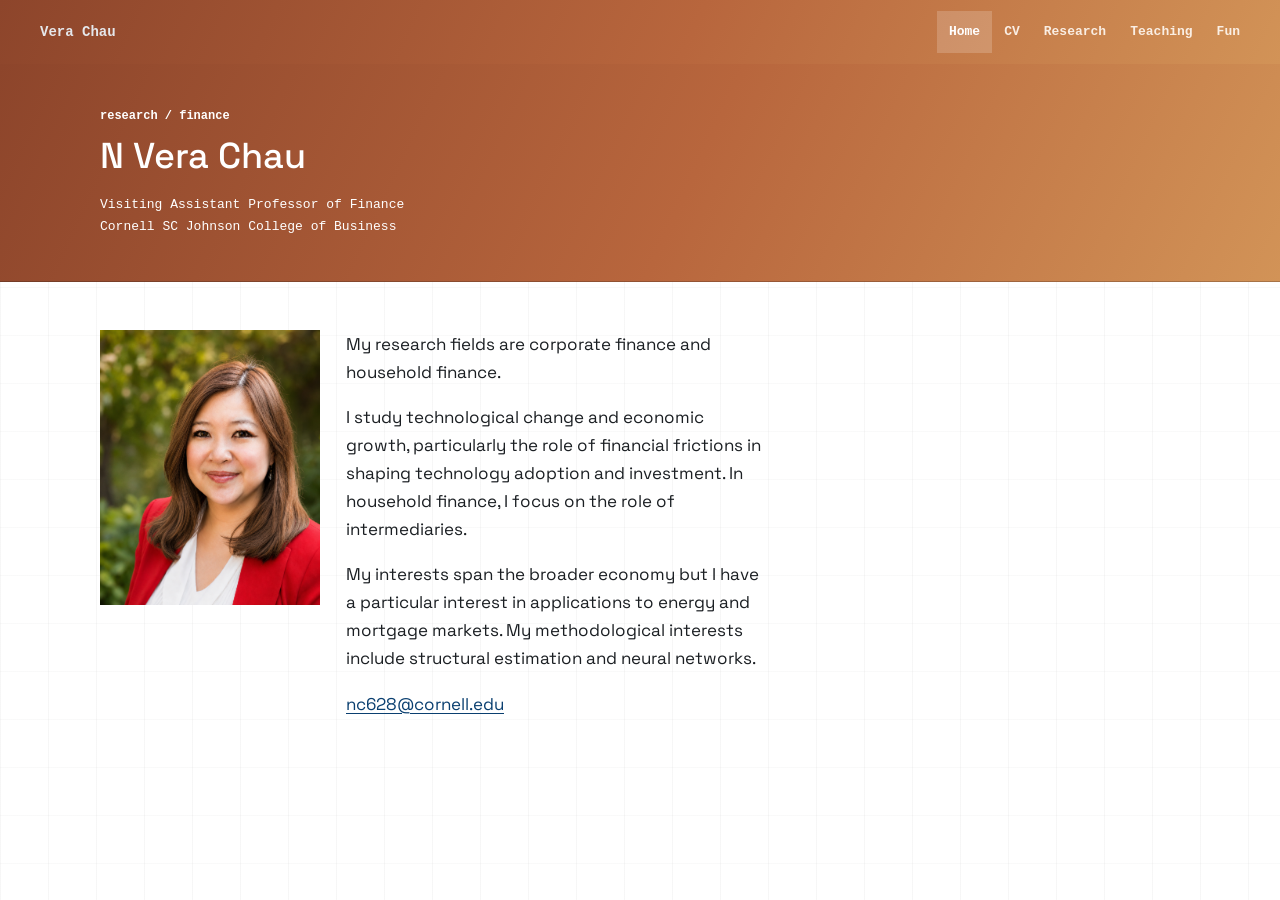
<file: index.html>
<!doctype html>
<html lang="en">
  <head>
    <meta charset="utf-8">
    <meta name="viewport" content="width=device-width, initial-scale=1">
    <title>Vera Chau</title>
    <meta name="description" content="Vera Chau, Visiting Assistant Professor of Finance at Cornell.">
    <link rel="preconnect" href="https://fonts.googleapis.com">
    <link rel="preconnect" href="https://fonts.gstatic.com" crossorigin>
    <link href="https://fonts.googleapis.com/css2?family=Space+Grotesk:wght@400;500;600;700&amp;display=swap" rel="stylesheet">
    <link rel="stylesheet" href="styles.css?v=20261005-bio-width">
  </head>
  <body>
    <header class="topbar">
      <a class="site-title" href="index.html">Vera Chau</a>
      <nav aria-label="Main navigation">
        <a class="active" href="index.html">Home</a>
        <a href="cv.html">CV</a>
        <a href="research.html">Research</a>
        <a href="teaching.html">Teaching</a>
        <a href="fun.html">Fun</a>
      </nav>
    </header>

    <main>
      <section class="banner home-banner">
        <div class="wrap">
          <p class="label">research / finance</p>
          <h1>N Vera Chau</h1>
          <p class="subtitle">Visiting Assistant Professor of Finance<br>Cornell SC Johnson College of Business</p>
        </div>
      </section>

      <section class="wrap intro-grid">
        <div class="intro-bio">
          <figure class="intro-portrait">
            <img src="assets/chatgpt_headshot.png" alt="N Vera Chau" width="260" height="326">
          </figure>
          <div class="prose intro-bio-copy">
            <p>My research fields are corporate finance and household finance.</p>
            <p>I study technological change and economic growth, particularly the role of financial frictions in shaping technology adoption and investment. In household finance, I focus on the role of intermediaries.</p>
            <p>My interests span the broader economy but I have a particular interest in applications to energy and mortgage markets. My methodological interests include structural estimation and neural networks.</p>
            <p><a href="mailto:nc628@cornell.edu">nc628@cornell.edu</a></p>
          </div>
        </div>
        <div aria-hidden="true"></div>
      </section>

    </main>
  </body>
</html>
</file>
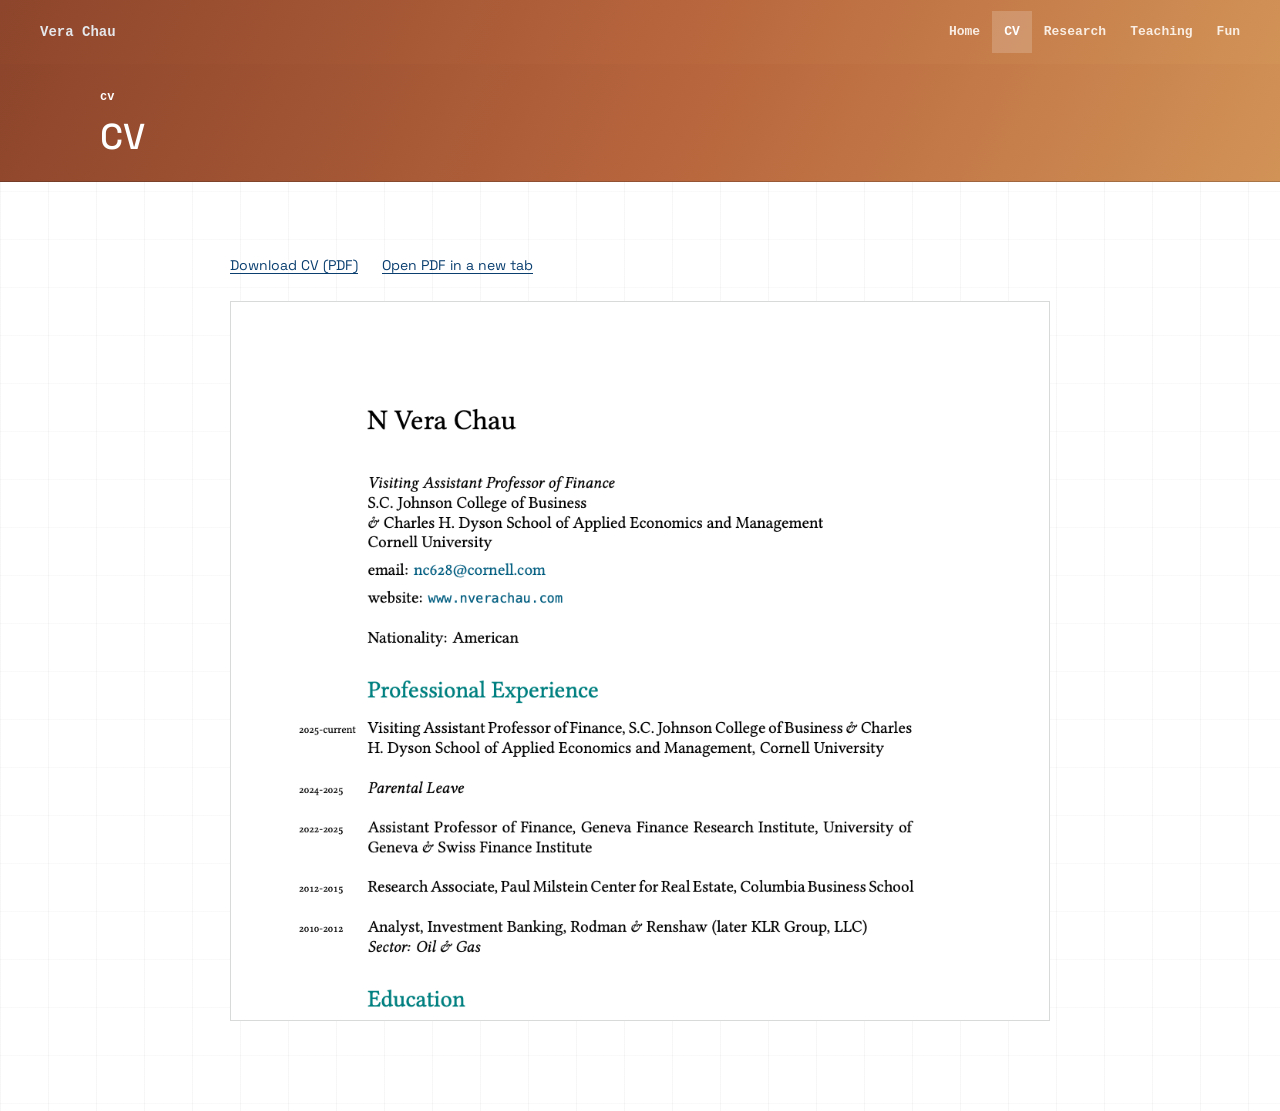
<file: cv.html>
<!doctype html>
<html lang="en">
  <head>
    <meta charset="utf-8">
    <meta name="viewport" content="width=device-width, initial-scale=1">
    <title>CV - Vera Chau</title>
    <meta name="description" content="CV for Vera Chau.">
    <link rel="preconnect" href="https://fonts.googleapis.com">
    <link rel="preconnect" href="https://fonts.gstatic.com" crossorigin>
    <link href="https://fonts.googleapis.com/css2?family=Space+Grotesk:wght@400;500;600;700&amp;display=swap" rel="stylesheet">
    <link rel="stylesheet" href="styles.css?v=20261021c-2">
  </head>
  <body>
    <header class="topbar">
      <a class="site-title" href="index.html">Vera Chau</a>
      <nav aria-label="Main navigation">
        <a href="index.html">Home</a>
        <a class="active" href="cv.html">CV</a>
        <a href="research.html">Research</a>
        <a href="teaching.html">Teaching</a>
        <a href="fun.html">Fun</a>
      </nav>
    </header>

    <main>
      <section class="banner compact">
        <div class="wrap">
          <p class="label">CV</p>
          <h1>CV</h1>
        </div>
      </section>

      <section class="wrap page-copy">
        <p class="paper-links"><a href="assets/vera-chau-cv.pdf?v=20261021c" download>Download CV (PDF)</a><a href="assets/vera-chau-cv.pdf?v=20261021c" target="_blank" rel="noopener">Open PDF in a new tab</a></p>
        <div class="cv-preview" role="region" aria-label="CV preview, four pages. Scroll to read all pages." tabindex="0">
          <img src="assets/cv-preview/page-1.png?v=20261021c" width="1061" height="1500" alt="CV page 1: contact information, professional experience, and education.">
          <img src="assets/cv-preview/page-2.png?v=20261021c" width="1061" height="1500" alt="CV page 2: research projects." loading="lazy">
          <img src="assets/cv-preview/page-3.png?v=20261021c" width="1061" height="1500" alt="CV page 3: research and teaching experience, including Managerial Finance at Cornell Johnson and Intro to AI in Business at Cornell Dyson." loading="lazy">
          <img src="assets/cv-preview/page-4.png?v=20261021c" width="1061" height="1500" alt="CV page 4: technical languages and PhD references." loading="lazy">
        </div>
      </section>
    </main>
  </body>
</html>
</file>
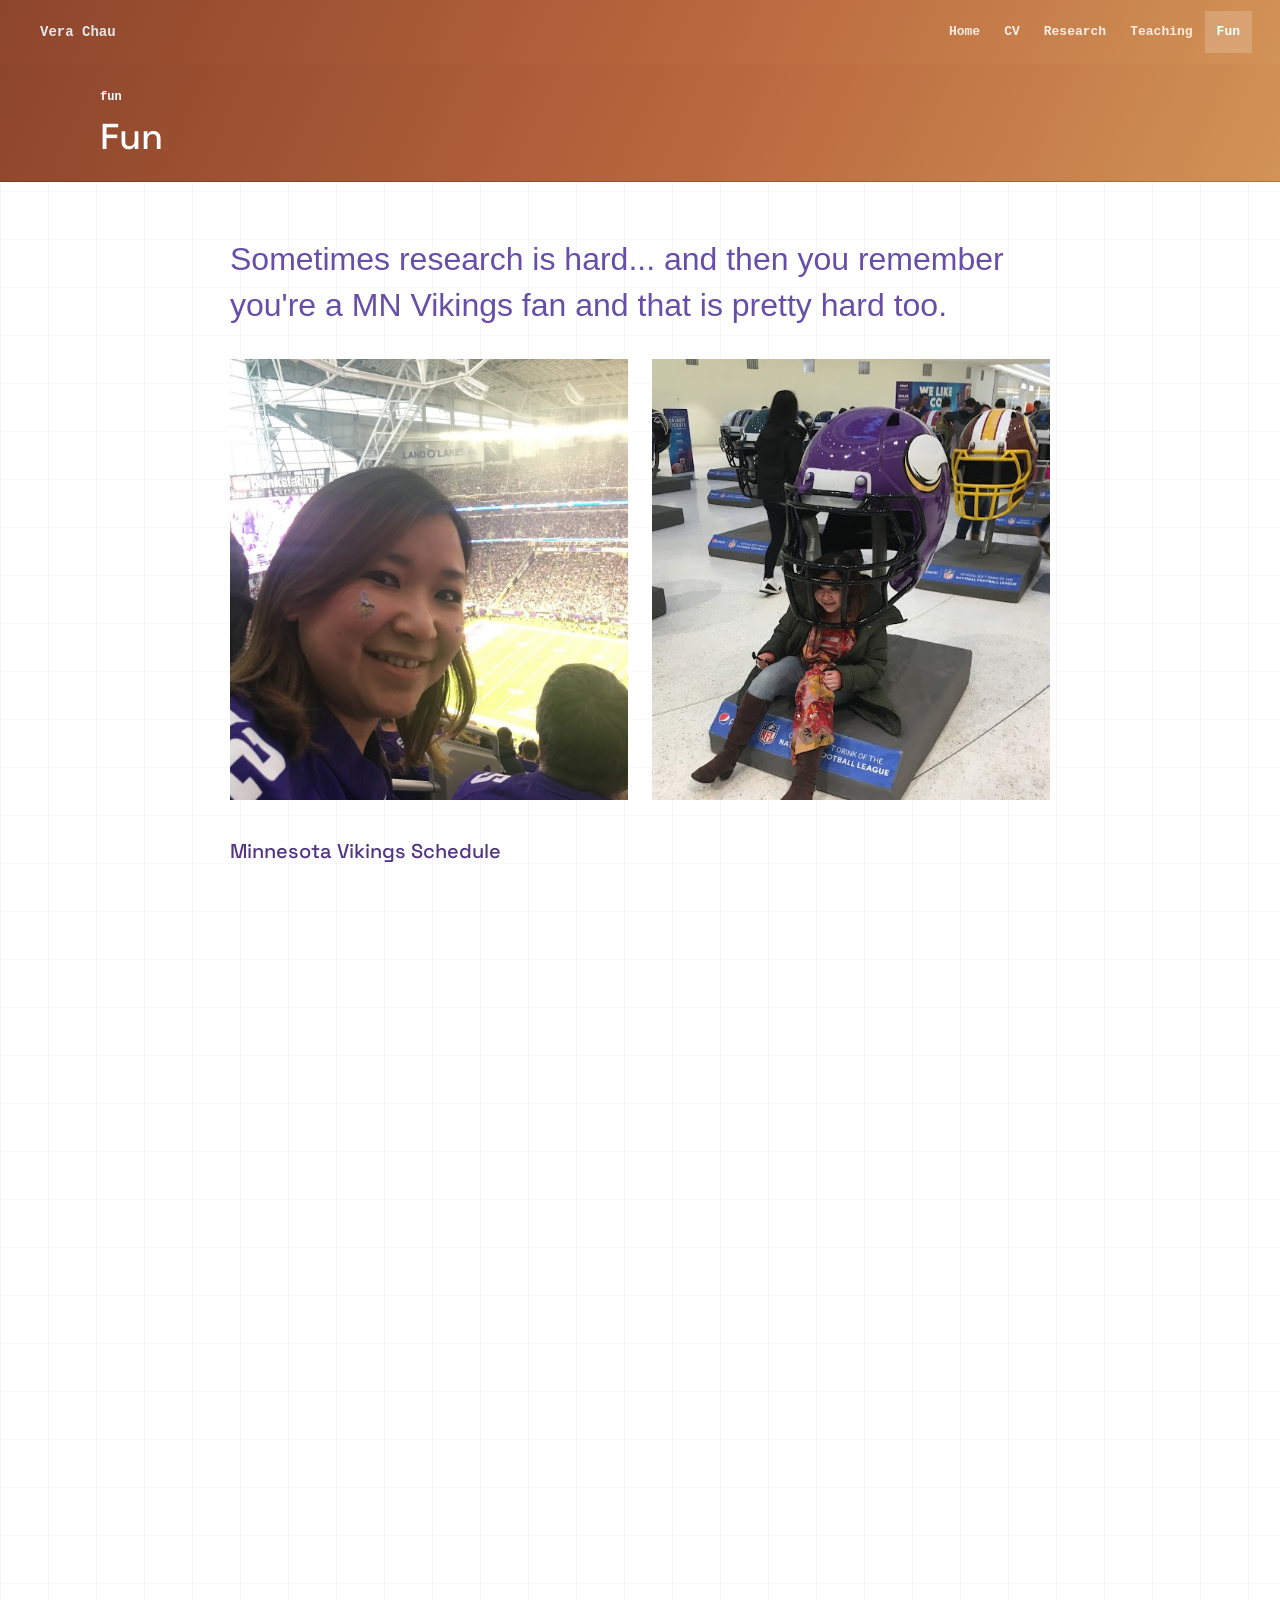
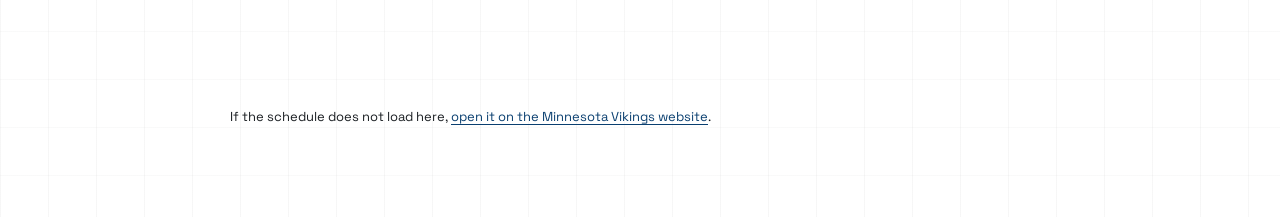
<file: fun.html>
<!doctype html>
<html lang="en">
  <head>
    <meta charset="utf-8">
    <meta name="viewport" content="width=device-width, initial-scale=1">
    <title>Fun - Vera Chau</title>
    <meta name="description" content="A few lighter notes from Vera Chau.">
    <link rel="preconnect" href="https://fonts.googleapis.com">
    <link rel="preconnect" href="https://fonts.gstatic.com" crossorigin>
    <link href="https://fonts.googleapis.com/css2?family=Space+Grotesk:wght@400;500;600;700&amp;display=swap" rel="stylesheet">
    <link rel="stylesheet" href="styles.css?v=20261003-4">
  </head>
  <body>
    <header class="topbar">
      <a class="site-title" href="index.html">Vera Chau</a>
      <nav aria-label="Main navigation">
        <a href="index.html">Home</a>
        <a href="cv.html">CV</a>
        <a href="research.html">Research</a>
        <a href="teaching.html">Teaching</a>
        <a class="active" href="fun.html" aria-current="page">Fun</a>
      </nav>
    </header>

    <main>
      <section class="banner compact">
        <div class="wrap">
          <p class="label">Fun</p>
          <h1>Fun</h1>
        </div>
      </section>

      <section class="wrap page-copy">
        <p class="fun-quote">Sometimes research is hard... and then you remember you're a MN Vikings fan and that is pretty hard too.</p>

        <div class="fun-photos">
          <img src="assets/fun-vikings-1.jpg" alt="At a Minnesota Vikings game">
          <img src="assets/fun-vikings-2.jpg" alt="Sitting under a Minnesota Vikings helmet display">
        </div>

        <section class="vikings-schedule" aria-labelledby="vikings-schedule-heading">
          <h2 id="vikings-schedule-heading">Minnesota Vikings Schedule</h2>
          <iframe class="vikings-schedule-frame" src="https://www.vikings.com/schedule/" title="Minnesota Vikings schedule" loading="lazy"></iframe>
          <p class="schedule-fallback">If the schedule does not load here, <a href="https://www.vikings.com/schedule/">open it on the Minnesota Vikings website</a>.</p>
        </section>
      </section>
    </main>
  </body>
</html>
</file>
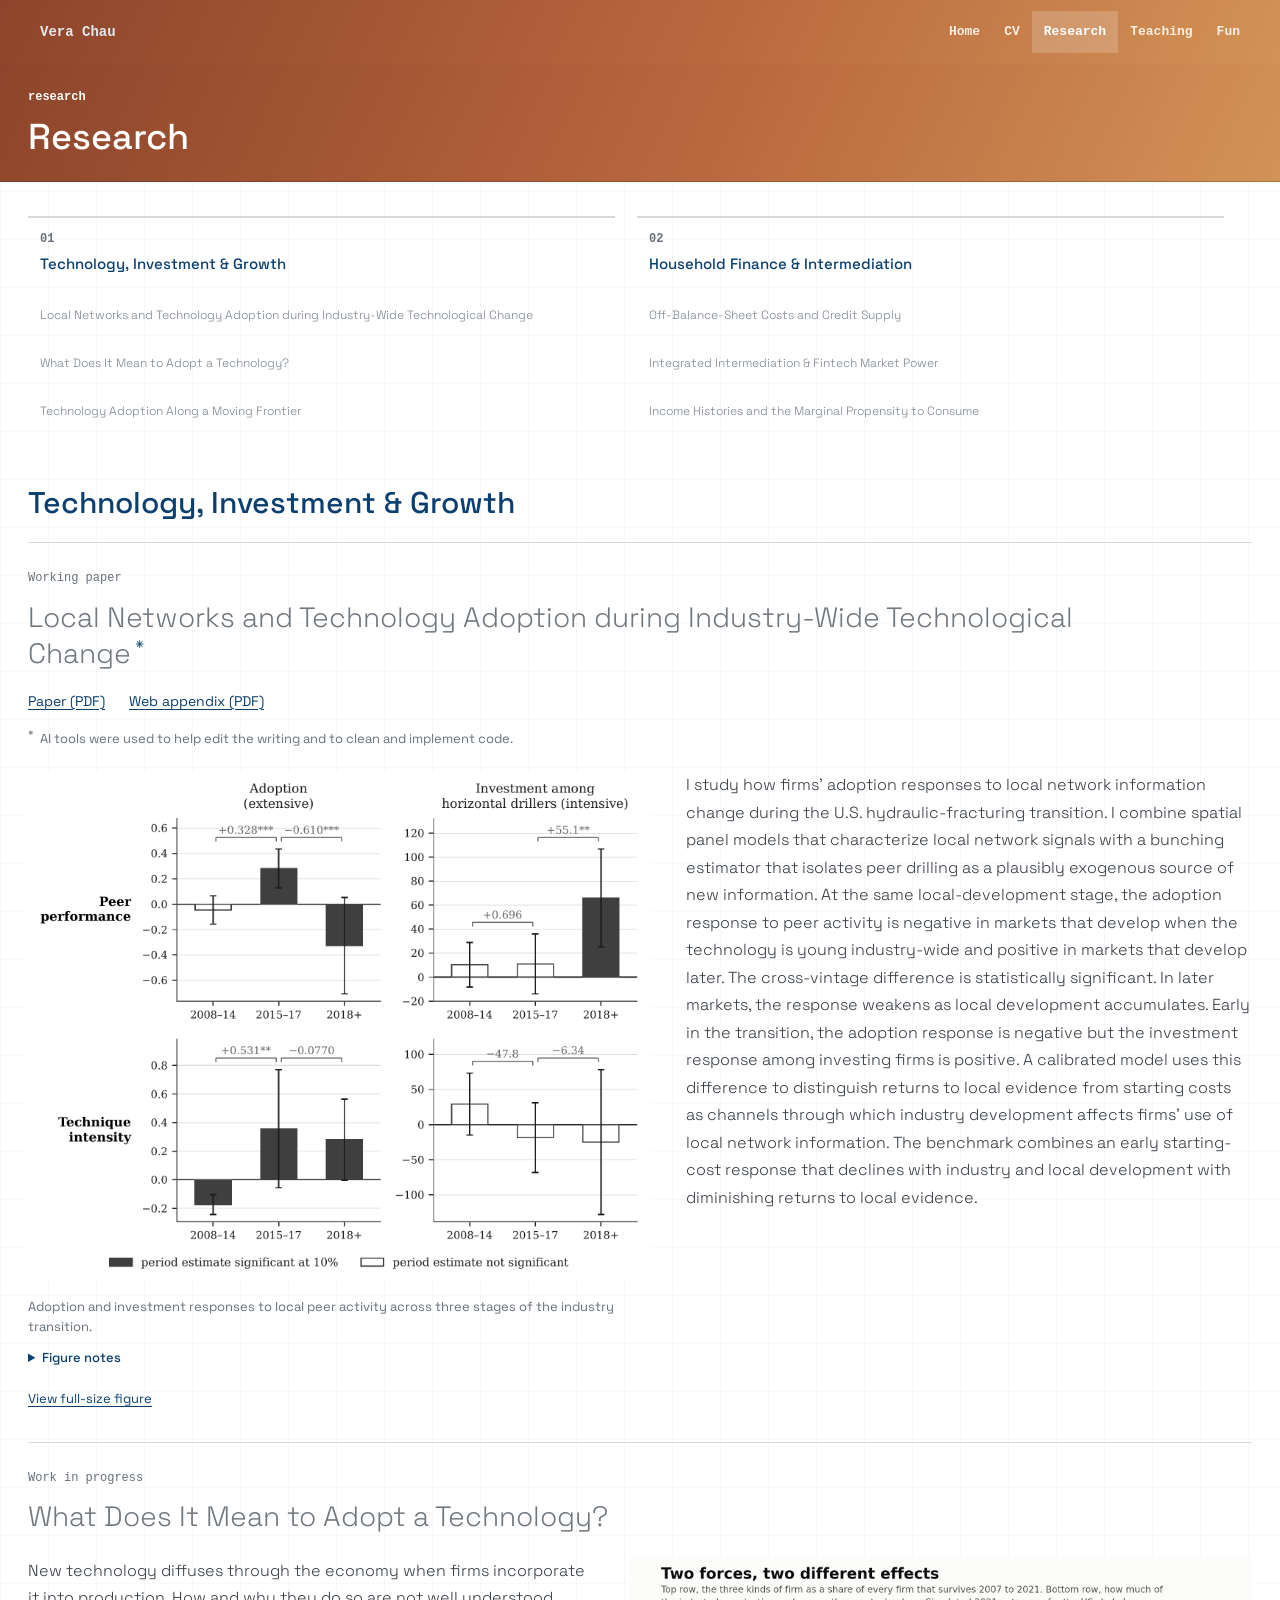
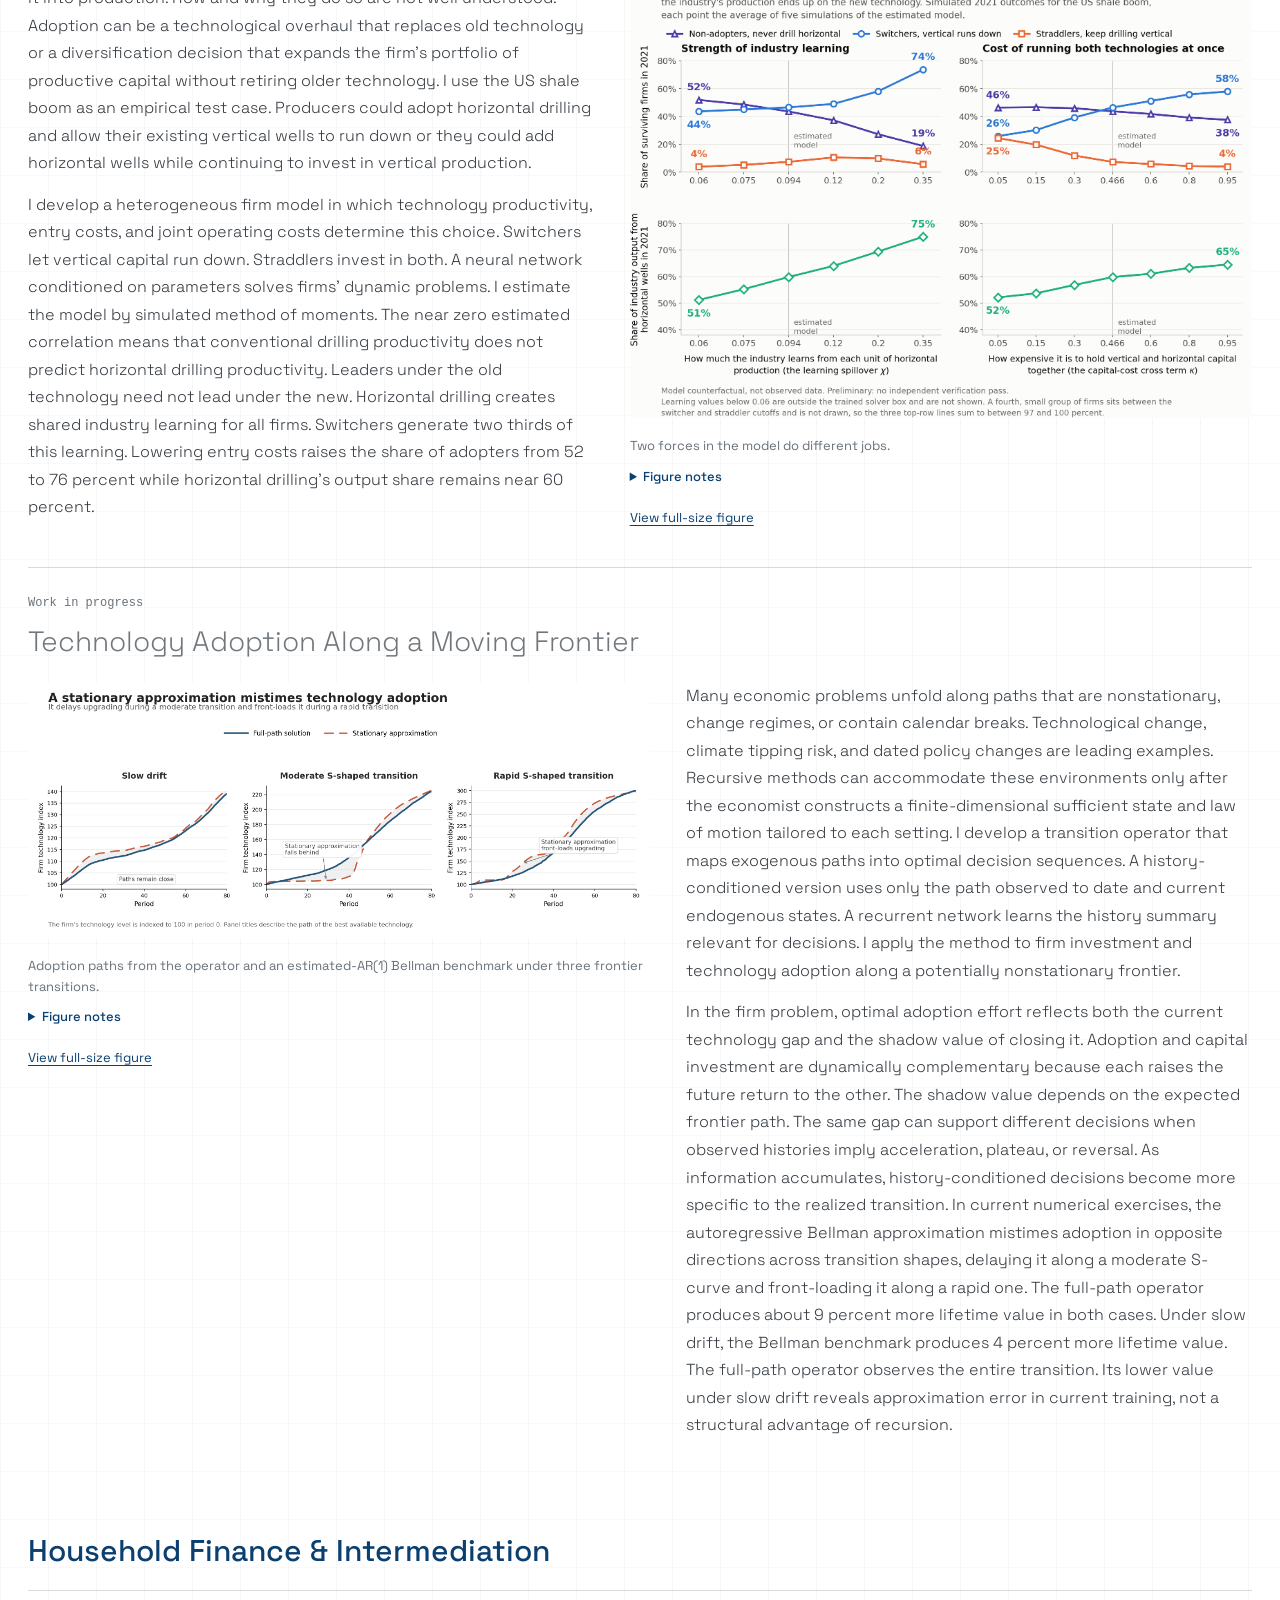
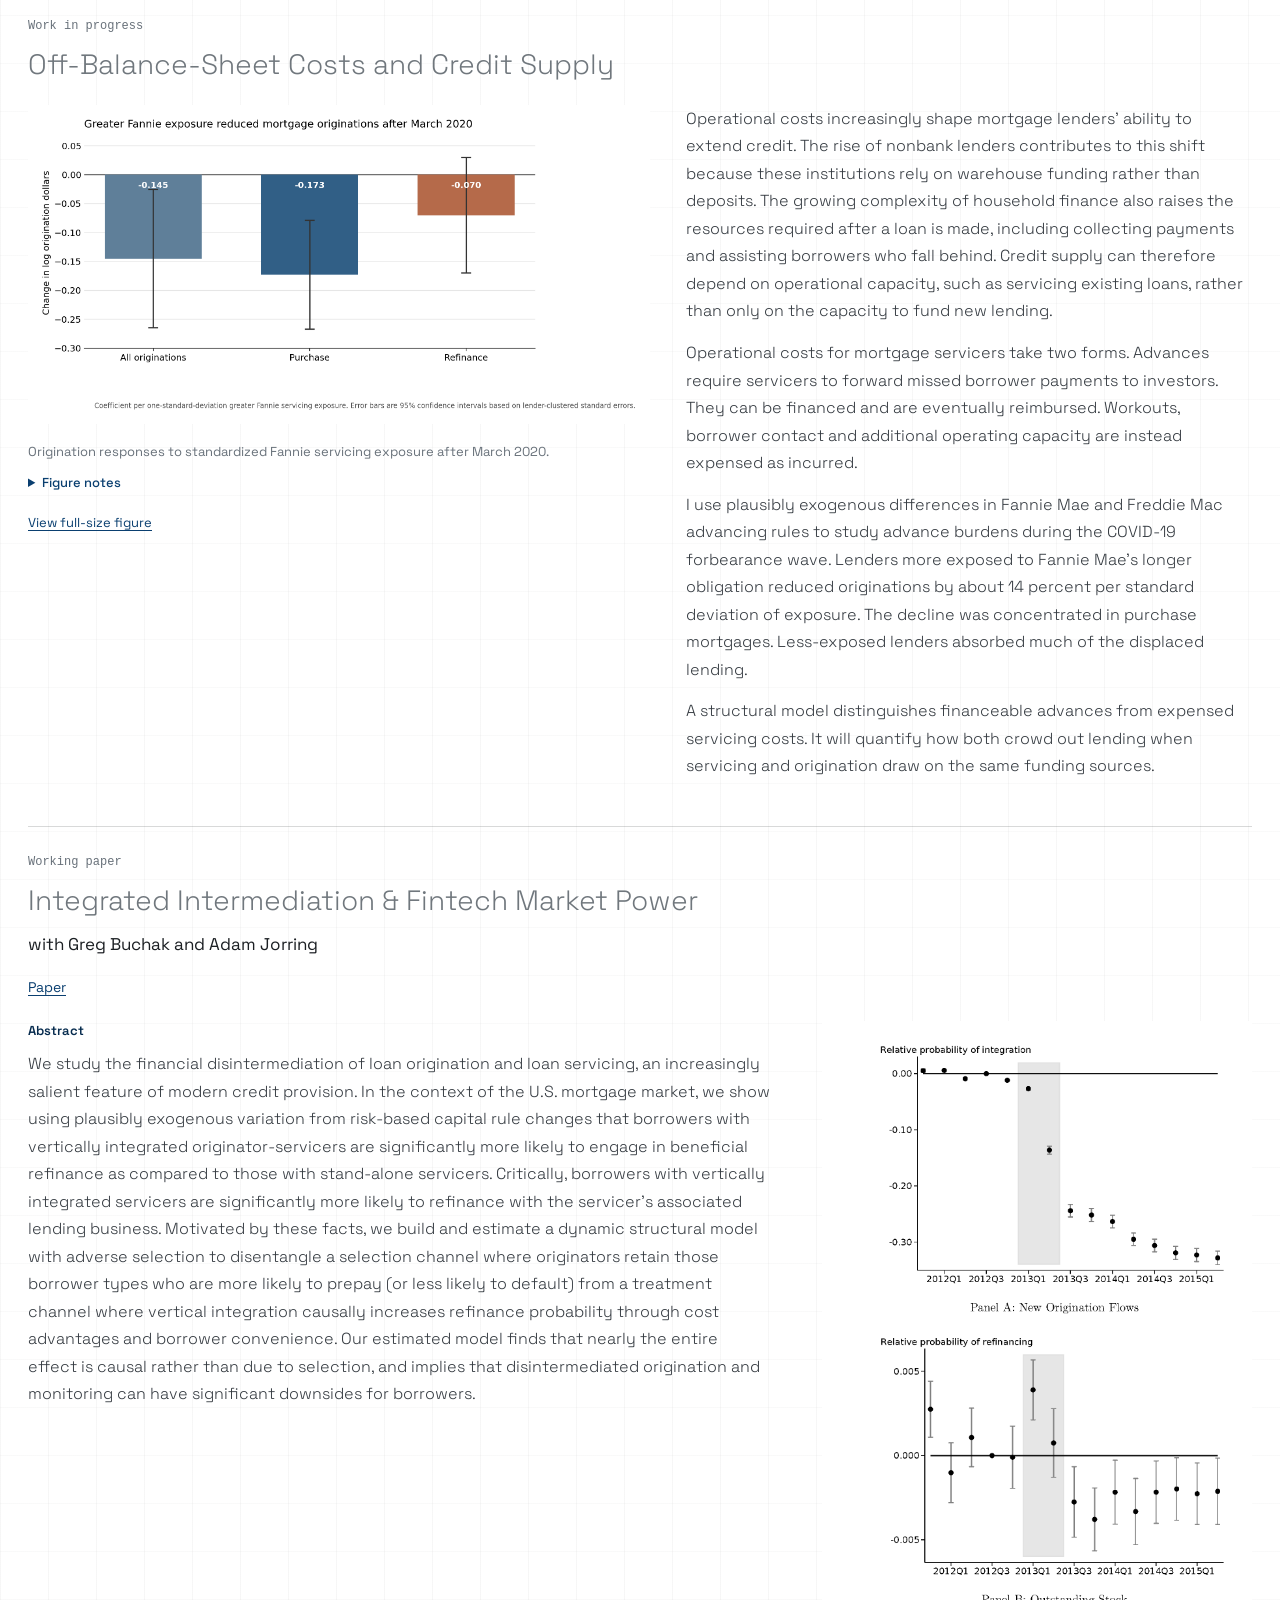
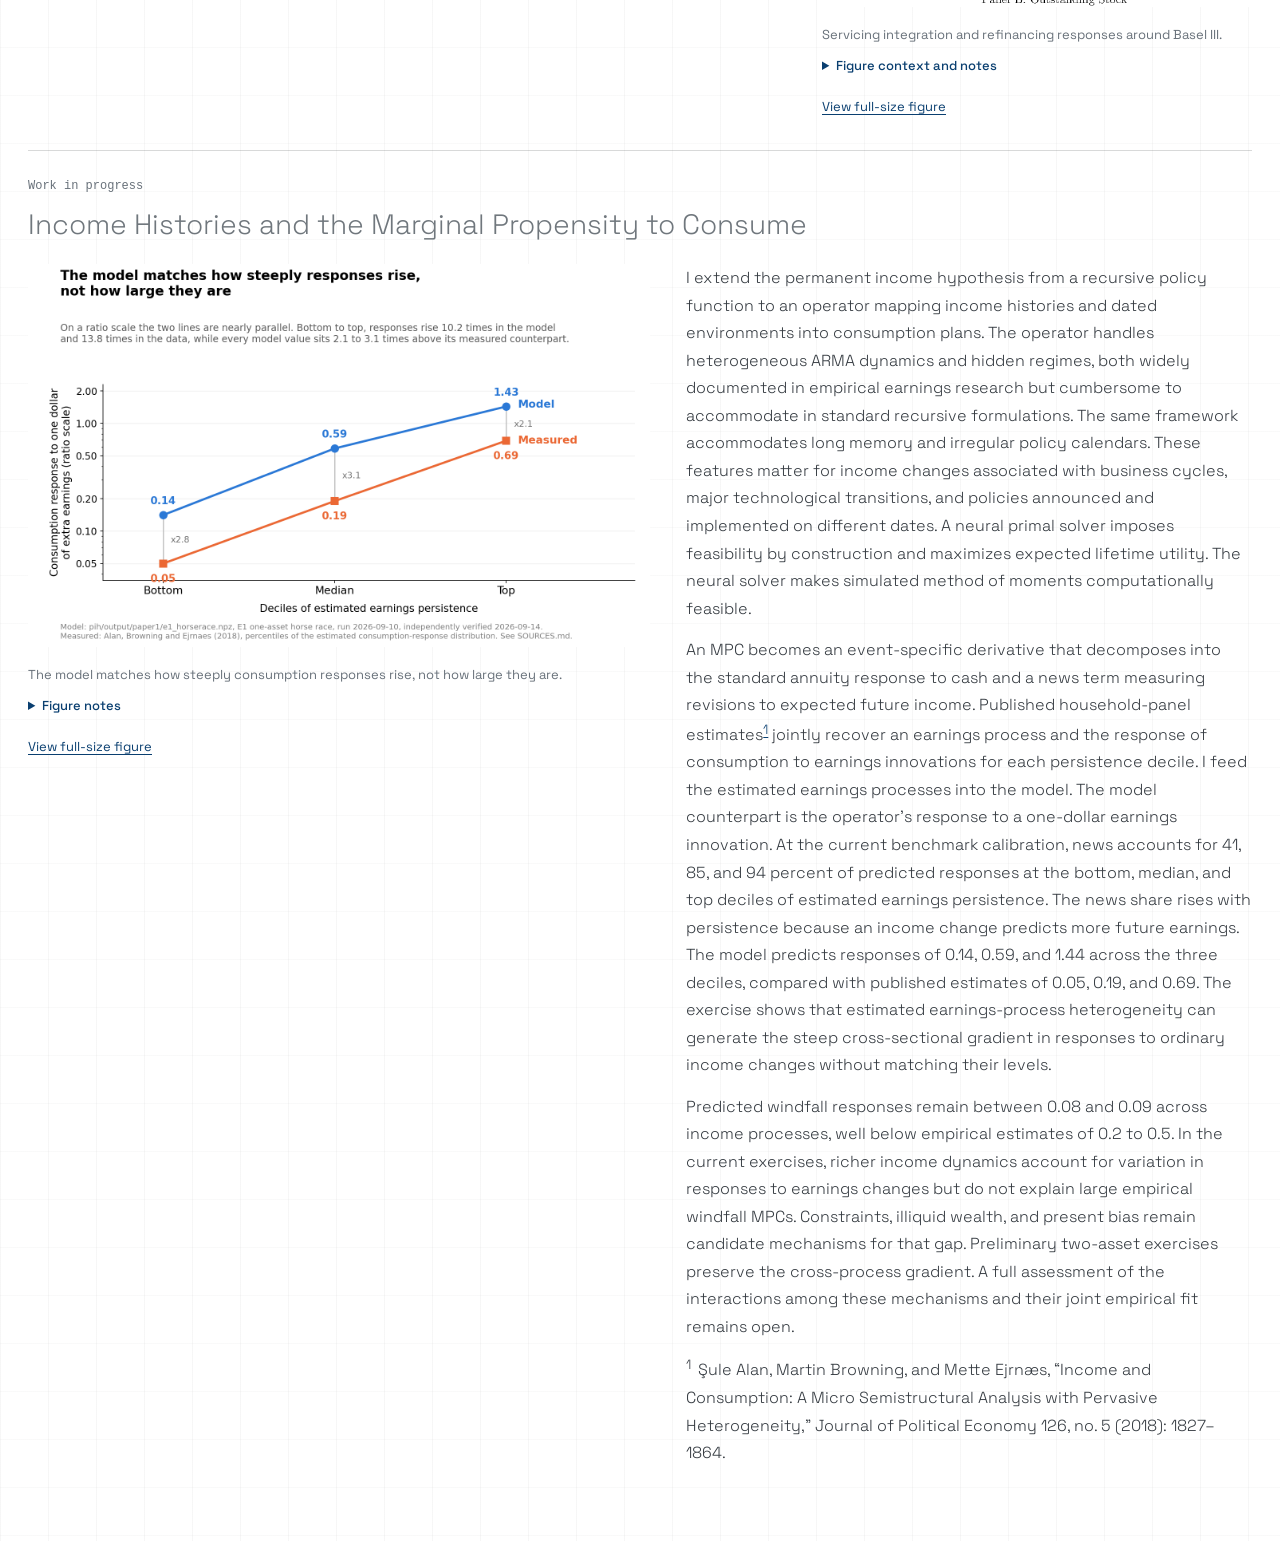
<file: research.html>
<!doctype html>
<html lang="en">
  <head>
    <meta charset="utf-8">
    <meta name="viewport" content="width=device-width, initial-scale=1">
    <title>Research - Vera Chau</title>
    <meta name="description" content="Research by Vera Chau in technology, investment, household finance, and structural estimation.">
    <link rel="preconnect" href="https://fonts.googleapis.com">
    <link rel="preconnect" href="https://fonts.gstatic.com" crossorigin>
    <link href="https://fonts.googleapis.com/css2?family=Space+Grotesk:wght@300;400;500;600;700&amp;display=swap" rel="stylesheet">
    <link rel="stylesheet" href="styles.css?v=20261005-v17">
  </head>
  <body class="research-page">
    <header class="topbar">
      <a class="site-title" href="index.html">Vera Chau</a>
      <nav aria-label="Main navigation">
        <a href="index.html">Home</a>
        <a href="cv.html">CV</a>
        <a class="active" href="research.html" aria-current="page">Research</a>
        <a href="teaching.html">Teaching</a>
        <a href="fun.html">Fun</a>
      </nav>
    </header>
    <main>
      <section class="banner compact">
        <div class="wrap">
          <p class="label">Research</p>
          <h1>Research</h1>
        </div>
      </section>
      <nav class="wrap project-index" aria-label="Research groups">
        <a class="project-index-section project-index-section-1" href="#technology-growth"><span>01</span>Technology, Investment &amp; Growth</a>
        <a class="project-index-section project-index-section-2" href="#household-intermediation"><span>02</span>Household Finance &amp; Intermediation</a>
        <ul class="paper-index paper-index-1" aria-label="Papers in Technology, Investment and Growth">
          <li><a href="#technology-adoption">Local Networks and Technology Adoption during Industry-Wide Technological Change</a></li>
          <li><a href="#aggregate-change">What Does It Mean to Adopt a Technology?</a></li>
          <li><a href="#frontier-operator">Technology Adoption Along a Moving Frontier</a></li>
        </ul>
        <ul class="paper-index paper-index-2" aria-label="Papers in Household Finance and Intermediation">
          <li><a href="#servicer-advances">Off-Balance-Sheet Costs and Credit Supply</a></li>
          <li><a href="#intermediation">Integrated Intermediation &amp; Fintech Market Power</a></li>
          <li><a href="#consumption-operator">Income Histories and the Marginal Propensity to Consume</a></li>
        </ul>
      </nav>

      <section class="wrap research-group" id="technology-growth" aria-labelledby="technology-growth-heading">
        <h2 id="technology-growth-heading">Technology, Investment &amp; Growth</h2>
        <article class="research-paper" id="technology-adoption">
          <p class="paper-stage">Working paper</p>
          <h3>Local Networks and Technology Adoption during Industry-Wide Technological Change<sup class="note-marker"><a href="#technology-adoption-ai-note" aria-label="AI use disclosure">*</a></sup></h3>
          <p class="paper-links"><a href="assets/papers/tipping_empirical-paper.pdf">Paper (PDF)</a><a href="assets/papers/tipping_empirical-web_appendix.pdf">Web appendix (PDF)</a></p>
          <p class="paper-disclosure" id="technology-adoption-ai-note" role="doc-footnote"><sup aria-hidden="true">*</sup> AI tools were used to help edit the writing and to clean and implement code.</p>
          <div class="paper-columns">
          <figure class="paper-figure">
            <a href="assets/figures/tipping_empirical-figure.png?v=20261004-paper" target="_blank" rel="noopener" aria-label="Open full-size figure for Local Networks and Technology Adoption during Industry-Wide Technological Change">
              <img src="assets/figures/tipping_empirical-figure.png?v=20261004-paper" alt="Four panels compare adoption and investment responses to peer performance and technique intensity across 2008–14, 2015–17, and 2018 onward." loading="lazy">
            </a>
            <figcaption>
              <p>Adoption and investment responses to local peer activity across three stages of the industry transition.</p>
              <details class="figure-notes">
                <summary>Figure notes</summary>
                <p>Rows distinguish peer performance from technique intensity. The left column measures adoption; the right measures horizontal well counts among firms already investing in horizontal drilling. Bars are coefficients on expiration-driven peer activity, lagged one quarter and interacted with the relevant local signal, estimated separately for 2008–2014, 2015–2017, and 2018 onward.</p>
                <p>Whiskers show 95% confidence intervals using formation-block-clustered standard errors. Filled bars denote estimates significant at the 10% level; brackets report directly estimated differences between adjacent periods. Adoption becomes more responsive to both signals in 2015–2017, but subsequent responses differ by signal and by whether the outcome is starting or expanding horizontal activity. The panels use different vertical scales.</p>
              </details>
              <a href="assets/figures/tipping_empirical-figure.png?v=20261004-paper" target="_blank" rel="noopener">View full-size figure</a>
            </figcaption>
          </figure>
          <div class="paper-abstract">
            <p>I study how firms’ adoption responses to local network information change during the U.S. hydraulic-fracturing transition. I combine spatial panel models that characterize local network signals with a bunching estimator that isolates peer drilling as a plausibly exogenous source of new information. At the same local-development stage, the adoption response to peer activity is negative in markets that develop when the technology is young industry-wide and positive in markets that develop later. The cross-vintage difference is statistically significant. In later markets, the response weakens as local development accumulates. Early in the transition, the adoption response is negative but the investment response among investing firms is positive. A calibrated model uses this difference to distinguish returns to local evidence from starting costs as channels through which industry development affects firms’ use of local network information. The benchmark combines an early starting-cost response that declines with industry and local development with diminishing returns to local evidence.</p>
          </div>
          </div>
        </article>

        <article class="research-paper" id="aggregate-change">
          <p class="paper-stage">Work in progress</p>
          <h3>What Does It Mean to Adopt a Technology?</h3>
          <div class="paper-columns">
          <figure class="paper-figure">
            <a href="assets/figures/multi_innov-figure.png?v=20261005-v21" target="_blank" rel="noopener" aria-label="Open full-size multi innov figure">
              <img src="assets/figures/multi_innov-figure.png?v=20261005-v21" alt="Four panels compare firm types and horizontal output shares as industry learning and the cost of holding both technologies vary. Top-row shares are among firms surviving from 2007 to 2021." loading="lazy">
            </a>
            <figcaption>
              <p>Two forces in the model do different jobs.</p>
              <details class="figure-notes">
                <summary>Figure notes</summary>
                <p>Each column varies one model parameter. The top row splits the industry into three kinds of firm, as a share of every firm that survives from 2007 to 2021: non-adopters, switchers who let their vertical wells run down, and straddlers who keep drilling them. The bottom row shows how much of the industry&#x27;s output comes from horizontal wells. Stronger industry learning, on the left, pulls firms into adoption, with non-adopters falling from 52 to 19 percent and switchers rising from 44 to 74, and carries production to the new technology, from 51 to 75 percent of output. A higher cost of running both technologies at once, on the right, mostly changes the form adoption takes, straddlers from 25 down to 4 percent and switchers from 26 up to 58, and moves production about half as far. Each point averages five simulations of the estimated model. These counterfactual results remain preliminary and have had no independent verification pass.</p>
                <p>The figure is a counterfactual inside the estimated model, not observed data. Every point holds every other parameter at its estimated value and re-simulates the industry forward.</p>
                <p>The base in the top row is firms that survive the whole 2007 to 2021 window, which is 46 to 55 percent of the simulated panel. The three groups are defined by comparing a firm&#x27;s vertical capital at the end of the window with its own capital at the start, so a firm has to be there at both ends to be classified. A fourth group sits between the switcher and straddler cutoffs and is left out of the lines; it never exceeds 5 percent, and all four groups sum to 100.</p>
                <p>Learning values below 0.06 are outside the box the solver was trained on, so they are not shown and no learning-off experiment appears here. The lowest learning value plotted, 0.06, is only about a third below the estimate, so the left column shows the direction and part of the magnitude, not an extreme.</p>
                <p>The straddler line in the left column is not monotone. It rises with learning up to 0.12 and falls back after it. The figure plots that as it is.</p>
                <p>The estimated model marked on the right column is the kappa of the current model, 0.47. An earlier estimation run of the same model gave 0.80; that run has been superseded and is not what any of these simulations use.</p>
              </details>
              <a href="assets/figures/multi_innov-figure.png?v=20261005-v21" target="_blank" rel="noopener">View full-size figure</a>
            </figcaption>
          </figure>
          <div class="paper-abstract">
            <p>New technology diffuses through the economy when firms incorporate it into production. How and why they do so are not well understood. Adoption can be a technological overhaul that replaces old technology or a diversification decision that expands the firm’s portfolio of productive capital without retiring older technology. I use the US shale boom as an empirical test case. Producers could adopt horizontal drilling and allow their existing vertical wells to run down or they could add horizontal wells while continuing to invest in vertical production.</p>
            <p>I develop a heterogeneous firm model in which technology productivity, entry costs, and joint operating costs determine this choice. Switchers let vertical capital run down. Straddlers invest in both. A neural network conditioned on parameters solves firms’ dynamic problems. I estimate the model by simulated method of moments. The near zero estimated correlation means that conventional drilling productivity does not predict horizontal drilling productivity. Leaders under the old technology need not lead under the new. Horizontal drilling creates shared industry learning for all firms. Switchers generate two thirds of this learning. Lowering entry costs raises the share of adopters from 52 to 76 percent while horizontal drilling’s output share remains near 60 percent.</p>
          </div>
          </div>
        </article>

        <article class="research-paper" id="frontier-operator">
          <p class="paper-stage">Work in progress</p>
          <h3>Technology Adoption Along a Moving Frontier</h3>
          <div class="paper-columns">
          <figure class="paper-figure">
            <a href="assets/figures/gto-figure.png?v=20261005-v17" target="_blank" rel="noopener" aria-label="Open full-size figure for Technology Adoption Along a Moving Frontier">
              <img src="assets/figures/gto-figure.png?v=20261005-v17" alt="Three panels compare firm technology indexed to 100 in period zero under a full-path solution and a stationary AR(1) approximation, for slow, moderate, and rapid transitions." loading="lazy">
            </a>
            <figcaption>
              <p>Adoption paths from the operator and an estimated-AR(1) Bellman benchmark under three frontier transitions.</p>
              <details class="figure-notes">
                <summary>Figure notes</summary>
                <p>The three panels separate slow drift, a moderate S-shaped transition, and a rapid S-shaped transition. Solid blue lines show the full-path solution, which observes the entire transition; dashed orange lines show the stationary AR(1) approximation. Firm technology is indexed to 100 in period 0. The benchmark estimates an AR(1) process from observed frontier history, solves the stationary problem by value function iteration, and applies that policy to the realized path. The plotted paths are unchanged from the earlier exhibit; no model was rerun.</p>
                <p>The Bellman benchmark produces 4% more lifetime firm value under slow drift. Under the two S-shaped transitions, it mistimes adoption and capital investment, and the operator produces about 9% more lifetime value. The full-path operator’s lower value under slow drift reflects approximation error in current training, not a structural advantage of recursion. These project results have not been independently verified.</p>
              </details>
              <a href="assets/figures/gto-figure.png?v=20261005-v17" target="_blank" rel="noopener">View full-size figure</a>
            </figcaption>
          </figure>
          <div class="paper-abstract">
            <p>Many economic problems unfold along paths that are nonstationary, change regimes, or contain calendar breaks. Technological change, climate tipping risk, and dated policy changes are leading examples. Recursive methods can accommodate these environments only after the economist constructs a finite-dimensional sufficient state and law of motion tailored to each setting. I develop a transition operator that maps exogenous paths into optimal decision sequences. A history-conditioned version uses only the path observed to date and current endogenous states. A recurrent network learns the history summary relevant for decisions. I apply the method to firm investment and technology adoption along a potentially nonstationary frontier.</p>
            <p>In the firm problem, optimal adoption effort reflects both the current technology gap and the shadow value of closing it. Adoption and capital investment are dynamically complementary because each raises the future return to the other. The shadow value depends on the expected frontier path. The same gap can support different decisions when observed histories imply acceleration, plateau, or reversal. As information accumulates, history-conditioned decisions become more specific to the realized transition. In current numerical exercises, the autoregressive Bellman approximation mistimes adoption in opposite directions across transition shapes, delaying it along a moderate S-curve and front-loading it along a rapid one. The full-path operator produces about 9 percent more lifetime value in both cases. Under slow drift, the Bellman benchmark produces 4 percent more lifetime value. The full-path operator observes the entire transition. Its lower value under slow drift reveals approximation error in current training, not a structural advantage of recursion.</p>
          </div>
          </div>
        </article>

      </section>

      <section class="wrap research-group" id="household-intermediation" aria-labelledby="household-intermediation-heading">
        <h2 id="household-intermediation-heading">Household Finance &amp; Intermediation</h2>
        <article class="research-paper" id="servicer-advances">
          <p class="paper-stage">Work in progress</p>
          <h3>Off-Balance-Sheet Costs and Credit Supply</h3>
          <div class="paper-columns">
          <figure class="paper-figure">
            <a href="assets/figures/advances-figure.png?v=20261005-v16" target="_blank" rel="noopener" aria-label="Open full-size figure for Off-Balance-Sheet Costs and Credit Supply">
              <img src="assets/figures/advances-figure.png?v=20261005-v16" alt="Three estimates with 95 percent confidence intervals show pooled, purchase, and refinance origination responses to servicing-advance exposure after March 2020." loading="lazy">
            </a>
            <figcaption>
              <p>Origination responses to standardized Fannie servicing exposure after March 2020.</p>
              <details class="figure-notes">
                <summary>Figure notes</summary>
                <p>Bars report coefficients on standardized Fannie servicing exposure interacted with the post-March-2020 indicator: −0.145 for pooled originations, −0.173 for purchase lending, and −0.070 for refinancing.</p>
                <p>Whiskers show 95% confidence intervals based on lender-clustered standard errors of 0.061, 0.048, and 0.051. The estimates are reported in the current manuscript and were not separately replicated for this website package.</p>
              </details>
              <a href="assets/figures/advances-figure.png?v=20261005-v16" target="_blank" rel="noopener">View full-size figure</a>
            </figcaption>
          </figure>
          <div class="paper-abstract">
            <p>Operational costs increasingly shape mortgage lenders’ ability to extend credit. The rise of nonbank lenders contributes to this shift because these institutions rely on warehouse funding rather than deposits. The growing complexity of household finance also raises the resources required after a loan is made, including collecting payments and assisting borrowers who fall behind. Credit supply can therefore depend on operational capacity, such as servicing existing loans, rather than only on the capacity to fund new lending.</p>
            <p>Operational costs for mortgage servicers take two forms. Advances require servicers to forward missed borrower payments to investors. They can be financed and are eventually reimbursed. Workouts, borrower contact and additional operating capacity are instead expensed as incurred.</p>
            <p>I use plausibly exogenous differences in Fannie Mae and Freddie Mac advancing rules to study advance burdens during the COVID-19 forbearance wave. Lenders more exposed to Fannie Mae’s longer obligation reduced originations by about 14 percent per standard deviation of exposure. The decline was concentrated in purchase mortgages. Less-exposed lenders absorbed much of the displaced lending.</p>
            <p>A structural model distinguishes financeable advances from expensed servicing costs. It will quantify how both crowd out lending when servicing and origination draw on the same funding sources.</p>
          </div>
          </div>
        </article>

        <article class="research-paper" id="intermediation">
          <p class="paper-stage">Working paper</p>
          <h3>Integrated Intermediation &amp; Fintech Market Power</h3>
          <p class="paper-authors">with Greg Buchak and Adam Jorring</p>
          <p class="paper-links"><a href="https://drive.google.com/file/d/1PoIMBvKUAaT0q3SxheEGs_oOTErQlDZi/view?usp=sharing">Paper</a></p>
          <div class="paper-columns integrated-paper-columns">
          <figure class="paper-figure integrated-paper-figure">
            <a href="assets/figures/integrated-intermediation-figure.png?v=20261003-figure4ab" target="_blank" rel="noopener" aria-label="Open full-size figure for Integrated Intermediation and Fintech Market Power">
              <img src="assets/figures/integrated-intermediation-figure.png?v=20261003-figure4ab" alt="Two vertically stacked event-study panels show the relative probability of servicing integration and refinancing around the implementation of Basel III." loading="lazy">
            </a>
            <figcaption>
              <p>Servicing integration and refinancing responses around Basel III.</p>
              <details class="figure-notes">
                <summary>Figure context and notes</summary>
                <p>Panel A reports the relative probability that a bank-originated loan is serviced by its originator. Panel B reports the relative probability that the loan refinances in a given quarter. The shaded region marks the implementation of Basel III during the first two quarters of 2013.</p>
                <p>The regressions include loan-level controls, lender-by-ZIP fixed effects, and ZIP-by-quarter fixed effects. Together, the panels show the paper’s central reduced-form evidence linking lower servicing integration to lower refinancing.</p>
              </details>
              <a href="assets/figures/integrated-intermediation-figure.png?v=20261003-figure4ab" target="_blank" rel="noopener">View full-size figure</a>
            </figcaption>
          </figure>
          <div class="paper-abstract">
            <h4 class="paper-section-label">Abstract</h4>
            <p>We study the financial disintermediation of loan origination and loan servicing, an increasingly salient feature of modern credit provision. In the context of the U.S. mortgage market, we show using plausibly exogenous variation from risk-based capital rule changes that borrowers with vertically integrated originator-servicers are significantly more likely to engage in beneficial refinance as compared to those with stand-alone servicers. Critically, borrowers with vertically integrated servicers are significantly more likely to refinance with the servicer’s associated lending business. Motivated by these facts, we build and estimate a dynamic structural model with adverse selection to disentangle a selection channel where originators retain those borrower types who are more likely to prepay (or less likely to default) from a treatment channel where vertical integration causally increases refinance probability through cost advantages and borrower convenience. Our estimated model finds that nearly the entire effect is causal rather than due to selection, and implies that disintermediated origination and monitoring can have significant downsides for borrowers.</p>
          </div>
          </div>
        </article>

        <article class="research-paper" id="consumption-operator">
          <p class="paper-stage">Work in progress</p>
          <h3>Income Histories and the Marginal Propensity to Consume</h3>
          <div class="paper-columns">
          <figure class="paper-figure">
            <a href="assets/figures/pih-figure.png?v=20261005-v21" target="_blank" rel="noopener" aria-label="Open full-size pih figure">
              <img src="assets/figures/pih-figure.png?v=20261005-v21" alt="On a ratio scale, model consumption responses rise from 0.14 to 1.43 while published comparison values rise from 0.05 to 0.69; model values are 2.1 to 3.1 times higher." loading="lazy">
            </a>
            <figcaption>
              <p>The model matches how steeply consumption responses rise, not how large they are.</p>
              <details class="figure-notes">
                <summary>Figure notes</summary>
                <p>The blue line reports model responses to one dollar of extra earnings of 0.14, 0.59, and 1.43; the orange line reports published comparison values of 0.05, 0.19, and 0.69. On the ratio scale, bottom-to-top responses rise 10.2 times in the model and 13.8 times in the comparison series. Model levels are 2.1 to 3.1 times higher. The model uses the one-asset benchmark solved by exact value function iteration.</p>
                <p>The published comparison values are from Alan, Browning, and Ejrnæs (2018) and are percentiles of the fitted consumption-response parameter distribution, not group-level estimates for earnings-persistence deciles. The package flags an unresolved citation gap linking the three model income processes to a published table. The decile alignment should therefore be treated as provisional.</p>
                <p>The package records independent verification of the model responses. No uncertainty bands are shown; the published table reports no standard errors and the model outputs are deterministic.</p>
              </details>
              <a href="assets/figures/pih-figure.png?v=20261005-v21" target="_blank" rel="noopener">View full-size figure</a>
            </figcaption>
          </figure>
          <div class="paper-abstract">
            <p>I extend the permanent income hypothesis from a recursive policy function to an operator mapping income histories and dated environments into consumption plans. The operator handles heterogeneous ARMA dynamics and hidden regimes, both widely documented in empirical earnings research but cumbersome to accommodate in standard recursive formulations. The same framework accommodates long memory and irregular policy calendars. These features matter for income changes associated with business cycles, major technological transitions, and policies announced and implemented on different dates. A neural primal solver imposes feasibility by construction and maximizes expected lifetime utility. The neural solver makes simulated method of moments computationally feasible.</p>
            <p>An MPC becomes an event-specific derivative that decomposes into the standard annuity response to cash and a news term measuring revisions to expected future income. Published household-panel estimates<sup><a href="#pih-reference-1" aria-label="Reference 1">1</a></sup> jointly recover an earnings process and the response of consumption to earnings innovations for each persistence decile. I feed the estimated earnings processes into the model. The model counterpart is the operator’s response to a one-dollar earnings innovation. At the current benchmark calibration, news accounts for 41, 85, and 94 percent of predicted responses at the bottom, median, and top deciles of estimated earnings persistence. The news share rises with persistence because an income change predicts more future earnings. The model predicts responses of 0.14, 0.59, and 1.44 across the three deciles, compared with published estimates of 0.05, 0.19, and 0.69. The exercise shows that estimated earnings-process heterogeneity can generate the steep cross-sectional gradient in responses to ordinary income changes without matching their levels.</p>
            <p>Predicted windfall responses remain between 0.08 and 0.09 across income processes, well below empirical estimates of 0.2 to 0.5. In the current exercises, richer income dynamics account for variation in responses to earnings changes but do not explain large empirical windfall MPCs. Constraints, illiquid wealth, and present bias remain candidate mechanisms for that gap. Preliminary two-asset exercises preserve the cross-process gradient. A full assessment of the interactions among these mechanisms and their joint empirical fit remains open.</p>
            <p class="paper-disclosure" id="pih-reference-1"><sup>1</sup> Şule Alan, Martin Browning, and Mette Ejrnæs, “Income and Consumption: A Micro Semistructural Analysis with Pervasive Heterogeneity,” Journal of Political Economy 126, no. 5 (2018): 1827–1864.</p>
          </div>
          </div>
        </article>

      </section>

    </main>
  </body>
</html>
</file>
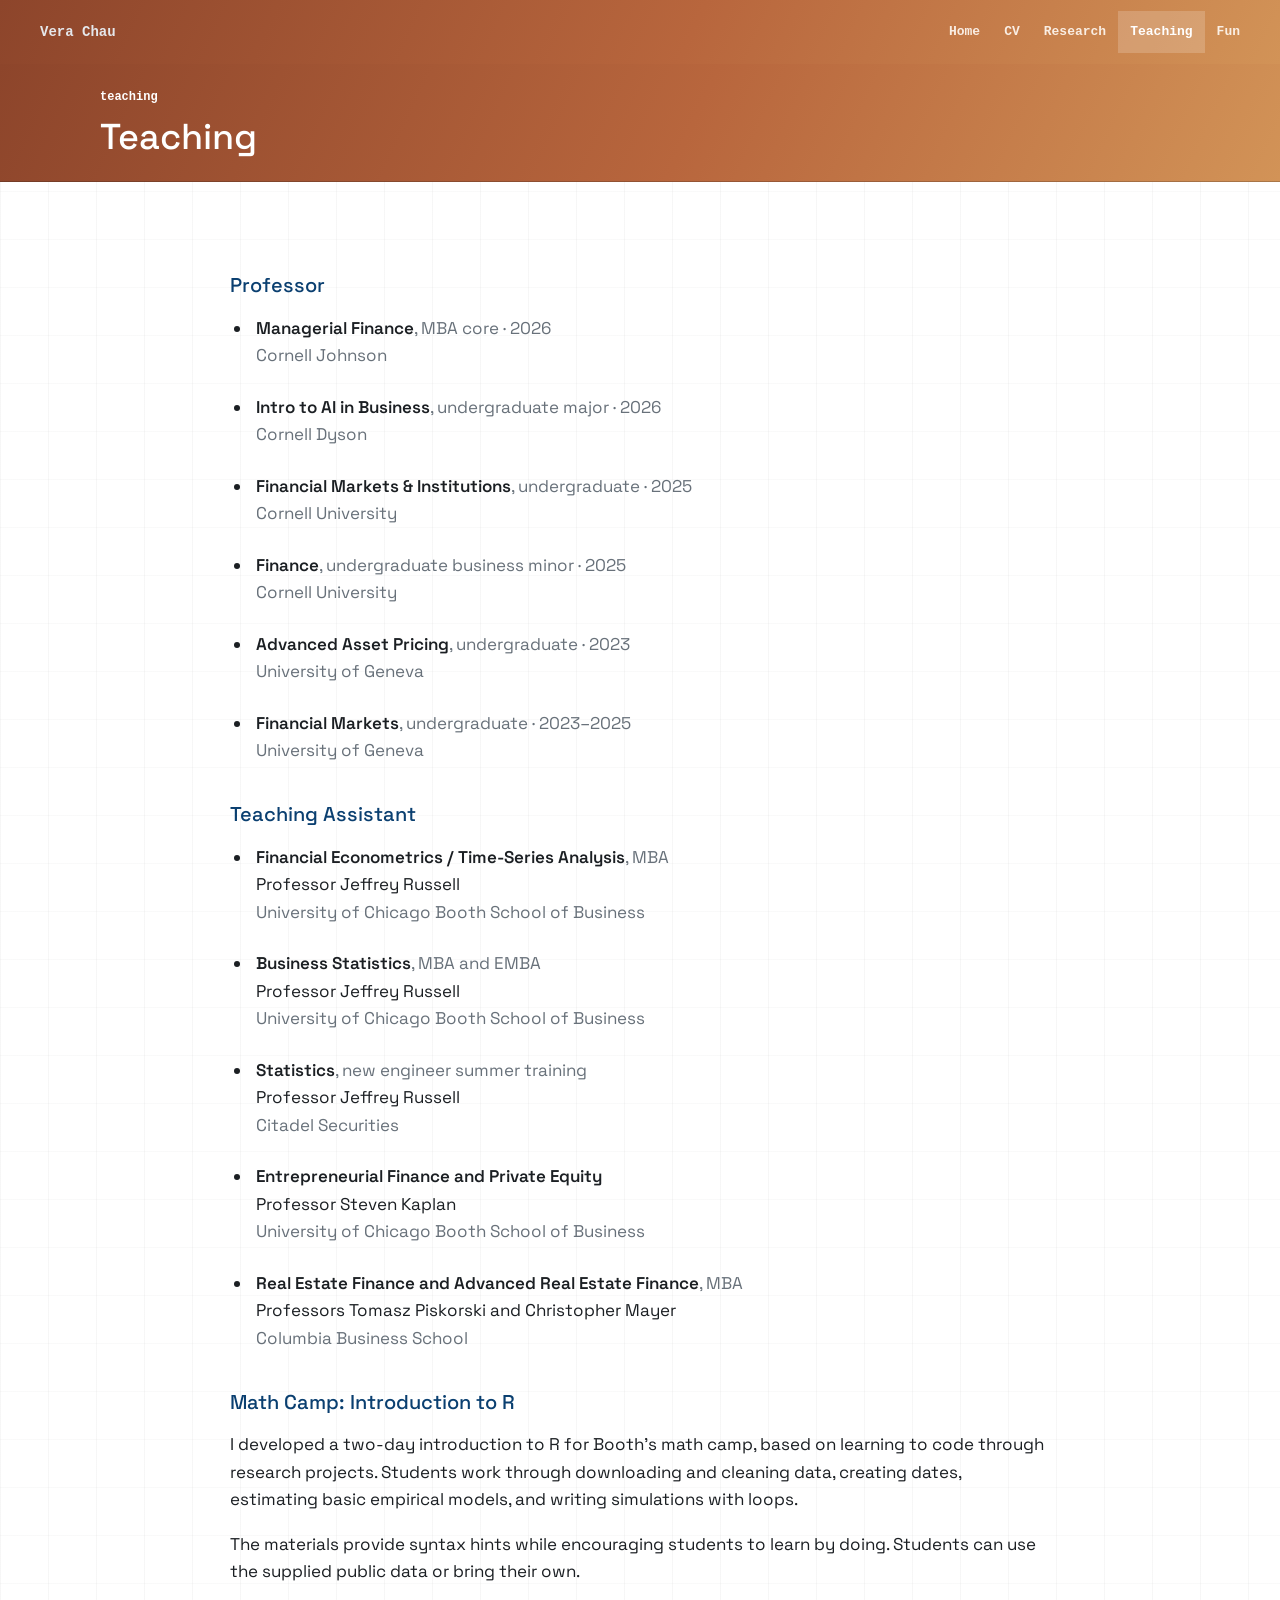
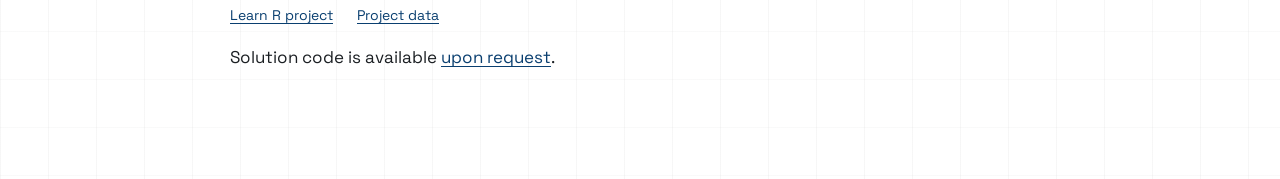
<file: teaching.html>
<!doctype html>
<html lang="en">
  <head>
    <meta charset="utf-8">
    <meta name="viewport" content="width=device-width, initial-scale=1">
    <title>Teaching - Vera Chau</title>
    <meta name="description" content="Teaching by Vera Chau.">
    <link rel="preconnect" href="https://fonts.googleapis.com">
    <link rel="preconnect" href="https://fonts.gstatic.com" crossorigin>
    <link href="https://fonts.googleapis.com/css2?family=Space+Grotesk:wght@400;500;600;700&amp;display=swap" rel="stylesheet">
    <link rel="stylesheet" href="styles.css?v=20260930-2">
  </head>
  <body>
    <header class="topbar">
      <a class="site-title" href="index.html">Vera Chau</a>
      <nav aria-label="Main navigation">
        <a href="index.html">Home</a>
        <a href="cv.html">CV</a>
        <a href="research.html">Research</a>
        <a class="active" href="teaching.html">Teaching</a>
        <a href="fun.html">Fun</a>
      </nav>
    </header>

    <main>
      <section class="banner compact">
        <div class="wrap">
          <p class="label">Teaching</p>
          <h1>Teaching</h1>
        </div>
      </section>

      <section class="wrap page-copy">
        <h2>Professor</h2>
        <ul class="course-list">
          <li><span class="course-name">Managerial Finance<span class="course-program">, MBA core · 2026</span></span><span class="course-institution">Cornell Johnson</span></li>
          <li><span class="course-name">Intro to AI in Business<span class="course-program">, undergraduate major · 2026</span></span><span class="course-institution">Cornell Dyson</span></li>
          <li><span class="course-name">Financial Markets &amp; Institutions<span class="course-program">, undergraduate · 2025</span></span><span class="course-institution">Cornell University</span></li>
          <li><span class="course-name">Finance<span class="course-program">, undergraduate business minor · 2025</span></span><span class="course-institution">Cornell University</span></li>
          <li><span class="course-name">Advanced Asset Pricing<span class="course-program">, undergraduate · 2023</span></span><span class="course-institution">University of Geneva</span></li>
          <li><span class="course-name">Financial Markets<span class="course-program">, undergraduate · 2023–2025</span></span><span class="course-institution">University of Geneva</span></li>
        </ul>

        <h2>Teaching Assistant</h2>
        <ul class="course-list">
          <li><span class="course-name">Financial Econometrics / Time-Series Analysis<span class="course-program">, MBA</span></span><span class="course-professor">Professor Jeffrey Russell</span><span class="course-institution">University of Chicago Booth School of Business</span></li>
          <li><span class="course-name">Business Statistics<span class="course-program">, MBA and EMBA</span></span><span class="course-professor">Professor Jeffrey Russell</span><span class="course-institution">University of Chicago Booth School of Business</span></li>
          <li><span class="course-name">Statistics<span class="course-program">, new engineer summer training</span></span><span class="course-professor">Professor Jeffrey Russell</span><span class="course-institution">Citadel Securities</span></li>
          <li><span class="course-name">Entrepreneurial Finance and Private Equity</span><span class="course-professor">Professor Steven Kaplan</span><span class="course-institution">University of Chicago Booth School of Business</span></li>
          <li><span class="course-name">Real Estate Finance and Advanced Real Estate Finance<span class="course-program">, MBA</span></span><span class="course-professor">Professors Tomasz Piskorski and Christopher Mayer</span><span class="course-institution">Columbia Business School</span></li>
        </ul>

        <h2>Math Camp: Introduction to R</h2>
        <p>I developed a two-day introduction to R for Booth's math camp, based on learning to code through research projects. Students work through downloading and cleaning data, creating dates, estimating basic empirical models, and writing simulations with loops.</p>
        <p>The materials provide syntax hints while encouraging students to learn by doing. Students can use the supplied public data or bring their own.</p>
        <p class="paper-links"><a href="https://drive.google.com/file/d/1QLkpvKlGOmywJelEtw8Br9PruseZpU0j/view?usp=sharing">Learn R project</a><a href="https://drive.google.com/drive/folders/1kMGlzHVV1qDuPpTXyWKmnWzLVii0yhp1?usp=sharing">Project data</a></p>
        <p>Solution code is available <a href="mailto:nc628@cornell.edu">upon request</a>.</p>
      </section>
    </main>
  </body>
</html>
</file>
<file: styles.css>
:root {
  --nav: #111417;
  --nav-active: #202a34;
  --blue: #0a3f70;
  --blue-dark: #062b4e;
  --cream: #f2f1ee;
  --text: #1b1f23;
  --muted: #68717a;
  --line: rgba(17, 20, 23, 0.16);
  --paper: #ffffff;
  --top-gradient: linear-gradient(115deg, #8d452b 0%, #b8663d 54%, #d29357 100%);
  --heading: "Space Grotesk", "Helvetica Neue", Arial, sans-serif;
  --body: "Space Grotesk", "Trebuchet MS", Arial, sans-serif;
  --code: "SFMono-Regular", Consolas, "Liberation Mono", Menlo, monospace;
}

* {
  box-sizing: border-box;
}

body {
  margin: 0;
  background:
    linear-gradient(90deg, rgba(17, 20, 23, 0.035) 1px, transparent 1px),
    linear-gradient(0deg, rgba(17, 20, 23, 0.025) 1px, transparent 1px),
    var(--paper);
  background-size: 48px 48px;
  color: var(--text);
  font-family: var(--body);
  font-size: 17px;
  line-height: 1.62;
}

a {
  color: var(--blue);
  text-decoration-thickness: 1px;
  text-underline-offset: 3px;
}

.topbar {
  min-height: 64px;
  display: flex;
  align-items: stretch;
  justify-content: space-between;
  background: var(--top-gradient);
  border-bottom: 0;
}

.site-title {
  display: flex;
  align-items: center;
  padding: 13px 40px;
  color: #e5e7eb;
  font-family: var(--code);
  font-size: 14px;
  font-weight: 600;
  line-height: 1.2;
  text-decoration: none;
}

nav {
  display: flex;
  align-items: center;
  padding-right: 28px;
}

nav a {
  display: flex;
  align-items: center;
  min-height: 40px;
  padding: 10px 12px;
  color: rgba(255, 250, 244, 0.9);
  font-family: var(--code);
  font-size: 13px;
  font-weight: 600;
  text-decoration: none;
}

nav a:hover {
  color: #ffffff;
  background: rgba(255, 255, 255, 0.1);
}

nav a.active {
  background: rgba(255, 255, 255, 0.18);
  color: #ffffff;
  font-weight: 700;
}

.wrap {
  width: min(1080px, calc(100% - 56px));
  margin: 0 auto;
}

.banner {
  min-height: 192px;
  display: flex;
  align-items: center;
  color: white;
  background: var(--top-gradient);
  border-bottom: 1px solid rgba(17, 20, 23, 0.2);
}

.home-banner {
  min-height: 218px;
}

.banner.compact {
  min-height: 118px;
}

.label {
  margin: 0 0 10px;
  color: inherit;
  font-family: var(--code);
  font-size: 12px;
  font-weight: 600;
  text-transform: lowercase;
}

h1,
h2,
h3 {
  margin: 0;
  color: var(--blue);
  font-family: var(--heading);
  font-weight: 500;
  line-height: 1.18;
}

.banner h1,
.banner .subtitle {
  color: #ffffff;
}

.banner h1 {
  font-family: var(--heading);
  font-weight: 500;
}

h1 {
  font-size: clamp(27px, 3.5vw, 36px);
  font-weight: 500;
  line-height: 1.08;
}

h2 {
  font-size: 21px;
}

h3 {
  font-size: 16px;
}

.subtitle {
  max-width: 720px;
  margin: 18px 0 0;
  color: rgba(255, 255, 255, 0.78);
  font-family: var(--code);
  font-size: 13px;
  line-height: 1.7;
}

.intro-grid {
  display: grid;
  grid-template-columns: minmax(0, 666px) minmax(0, 1fr);
  gap: 48px;
  align-items: start;
  padding: 48px 0;
}

.intro-bio {
  display: grid;
  grid-template-columns: 220px minmax(0, 420px);
  gap: 26px;
  align-items: start;
}

.intro-portrait {
  width: 220px;
  margin: 0;
}

.intro-portrait img {
  display: block;
  width: 100%;
  height: auto;
  aspect-ratio: 4 / 5;
  object-fit: cover;
  object-position: center 28%;
}

.intro-bio-copy {
  max-width: 420px;
  font-size: 17px;
  line-height: 1.65;
}

.prose p:first-child {
  margin-top: 0;
}

.prose p,
.research-opening p,
.page-copy,
.paper-copy,
.other-work p {
  color: var(--text);
}

.selected-work {
  padding: 36px 0 72px;
  border-top: 1px solid rgba(0, 0, 0, 0.15);
}

.selected-work h2 {
  margin-bottom: 18px;
}

.portfolio-line {
  display: grid;
  grid-template-columns: 56px 1fr 320px;
  gap: 24px;
  padding: 18px 0;
  border-top: 1px solid rgba(0, 0, 0, 0.12);
  text-decoration: none;
}

.selected-work .work-no {
  color: var(--muted);
  font-family: var(--code);
  font-size: 12px;
  font-weight: 600;
}

.portfolio-line > span:not(.work-no) {
  color: var(--blue);
  font-family: var(--heading);
  font-size: 18px;
  font-weight: 500;
  line-height: 1.28;
}

.selected-work small {
  align-self: center;
  color: var(--muted);
  font-family: var(--code);
  font-size: 12px;
}

.research-opening {
  max-width: 960px;
  padding: 34px 0 22px;
}

.research-opening h2 {
  max-width: 820px;
}

.research-opening p {
  max-width: 820px;
  margin: 18px 0 0;
  font-size: 17px;
}

.project-index {
  display: grid;
  grid-template-columns: repeat(2, minmax(0, 1fr));
  grid-template-areas:
    "section-1 section-2"
    "papers-1 papers-2";
  grid-template-rows: auto auto;
  align-items: start;
  gap: 22px;
  row-gap: 13px;
  padding-top: 34px;
  padding-bottom: 32px;
}

.project-index-section {
  display: block;
  padding-top: 14px;
  border-top: 2px solid var(--line);
  color: var(--blue);
  font-family: var(--heading);
  font-size: 15px;
  font-weight: 500;
  line-height: 1.25;
  text-decoration: none;
}

.project-index-section-1 { grid-area: section-1; }
.project-index-section-2 { grid-area: section-2; }
.project-index-section-3 { grid-area: section-3; }

.project-index-section span {
  display: block;
  margin-bottom: 8px;
  color: var(--muted);
  font-family: var(--code);
  font-size: 12px;
  font-weight: 600;
}

.paper-index {
  margin: 0;
  padding: 0;
  list-style: none;
}

.paper-index-1 { grid-area: papers-1; }
.paper-index-2 { grid-area: papers-2; }
.paper-index-3 { grid-area: papers-3; }

.paper-index li + li {
  margin-top: 8px;
}

.paper-index a {
  display: block;
  color: #7b838b;
  font-family: var(--heading);
  font-size: 12px;
  font-weight: 300;
  line-height: 1.4;
  text-decoration: none;
}

.paper-index a:hover {
  color: #5f6871;
  text-decoration: underline;
  text-underline-offset: 3px;
}

.research-group {
  padding: 20px 0 28px;
  scroll-margin-top: 24px;
}

.research-group > h2 {
  padding-bottom: 22px;
  font-size: clamp(23px, 3vw, 30px);
}

.research-paper {
  padding: 26px 0 32px;
  border-top: 1px solid var(--line);
  scroll-margin-top: 24px;
}

.research-paper h3 {
  max-width: 1100px;
  color: #70777d;
  font-size: clamp(21px, 2.7vw, 28px);
  font-weight: 300;
  line-height: 1.3;
}

.paper-stage {
  margin: 0 0 10px;
  color: var(--muted);
  font-family: var(--code);
  font-size: 12px;
}

.paper-authors {
  margin: 12px 0;
}

.paper-links {
  display: flex;
  flex-wrap: wrap;
  gap: 12px 24px;
  margin: 18px 0;
  font-family: var(--heading);
  font-size: 14px;
}

.note-marker {
  margin-left: 4px;
  font-size: 0.65em;
  vertical-align: super;
}

.note-marker a {
  text-decoration: none;
}

.paper-disclosure {
  max-width: 820px;
  margin: -4px 0 18px;
  color: var(--muted);
  font-size: 13px;
  line-height: 1.5;
}

.paper-disclosure sup {
  margin-right: 3px;
}

.paper-abstract {
  max-width: 820px;
  margin: 18px 0 24px;
}

.research-page .wrap {
  width: min(1240px, calc(100% - 56px));
}

.paper-columns {
  display: grid;
  grid-template-columns: minmax(0, 1.1fr) minmax(0, 1fr);
  gap: 36px;
  align-items: start;
  margin-top: 22px;
}

.paper-columns .paper-abstract,
.paper-columns .paper-figure-stack,
.paper-columns .paper-figure {
  min-width: 0;
  margin: 0;
}

.integrated-paper-columns {
  grid-template-columns: minmax(0, 1.25fr) minmax(340px, 0.75fr);
}

.integrated-paper-columns .integrated-paper-figure {
  width: 100%;
  max-width: 430px;
  justify-self: end;
}

.integrated-paper-columns .paper-abstract {
  max-width: 820px;
}

@media (min-width: 761px) {
  .research-paper:nth-of-type(even) .paper-columns {
    grid-template-columns: minmax(0, 1fr) minmax(0, 1.1fr);
  }

  .research-paper:nth-of-type(even) .paper-columns > .paper-figure,
  .research-paper:nth-of-type(even) .paper-columns > .paper-figure-stack {
    order: 2;
  }

  .research-paper:nth-of-type(even) .paper-columns .paper-abstract {
    order: 1;
  }

  #intermediation .integrated-paper-columns {
    grid-template-columns: minmax(0, 1.25fr) minmax(340px, 0.75fr);
  }
}

.paper-section-label {
  display: block;
  color: var(--blue-dark);
  font-family: var(--heading);
  font-size: 13px;
  font-weight: 600;
  line-height: 1.5;
  margin: 0 0 10px;
}

.paper-abstract summary {
  width: fit-content;
  cursor: pointer;
  color: var(--blue);
  font-family: var(--heading);
  font-size: 14px;
  padding: 5px 0;
}

.paper-abstract p {
  color: #343a40;
  font-family: var(--heading);
  font-size: 16px;
  font-weight: 300;
  line-height: 1.72;
  margin: 0 0 14px;
}

.paper-figure {
  max-width: 900px;
  margin: 26px 0 0;
}

.paper-figure-stack {
  display: grid;
  gap: 32px;
}

.paper-figure img {
  display: block;
  width: 100%;
  height: auto;
}

.paper-figure figcaption {
  max-width: 820px;
  font-family: var(--body);
  font-size: 13px;
  line-height: 1.6;
  margin-top: 18px;
}

.paper-figure figcaption p {
  margin: 0 0 10px;
}

.paper-figure figcaption a {
  white-space: nowrap;
}

.paper-expand summary,
.figure-notes summary {
  color: var(--blue);
  cursor: pointer;
  font-size: 13px;
  font-weight: 500;
  width: fit-content;
  margin-bottom: 10px;
}

.figure-notes {
  margin: 10px 0;
}

.portfolio-project {
  display: grid;
  grid-template-columns: 92px minmax(360px, 1.12fr) minmax(280px, 0.88fr);
  gap: 34px;
  align-items: start;
  padding: 46px 0;
  border-top: 1px solid rgba(0, 0, 0, 0.16);
}

.project-meta {
  position: sticky;
  top: 28px;
  color: var(--muted);
  font-family: var(--code);
  font-size: 13px;
  line-height: 1.5;
}

.project-meta span {
  display: block;
  color: var(--blue);
  font-family: var(--code);
  font-size: 22px;
  font-weight: 650;
  line-height: 1;
}

.project-meta p {
  margin: 12px 0 0;
}

.research-plate {
  margin: 0;
}

.plate-placeholder {
  aspect-ratio: 4 / 3;
  display: grid;
  place-items: center;
  background:
    linear-gradient(90deg, rgba(6, 43, 78, 0.08) 1px, transparent 1px),
    linear-gradient(0deg, rgba(6, 43, 78, 0.06) 1px, transparent 1px),
    #f7f8f8;
  background-size: 24px 24px;
  border: 1px solid var(--line);
}

.plate-placeholder span {
  color: rgba(6, 43, 78, 0.48);
  font-family: var(--code);
  font-size: 13px;
  font-weight: 600;
  text-transform: lowercase;
}

figcaption {
  margin-top: 10px;
  color: var(--muted);
  font-family: var(--code);
  font-size: 13px;
  line-height: 1.45;
}

.project-text h2 {
  font-size: clamp(19px, 2vw, 25px);
}

.takeaway {
  margin: 18px 0 16px;
  color: var(--blue-dark);
  font-size: 17px;
  font-weight: 700;
  line-height: 1.55;
}

.paper-copy {
  color: var(--text);
  font-size: 17px;
  line-height: 1.75;
}

.tags {
  margin-top: 22px;
  color: var(--muted);
  font-size: 14px;
}

.button {
  display: inline-block;
  padding: 0;
  background: transparent;
  color: var(--blue);
  font-weight: 700;
  text-decoration: underline;
  text-decoration-thickness: 1px;
  text-underline-offset: 3px;
}

.other-work {
  padding: 44px 0 70px;
  border-top: 1px solid rgba(0, 0, 0, 0.16);
}

.other-work article {
  max-width: 820px;
  margin-top: 16px;
}

.page-copy {
  max-width: 820px;
  padding: 54px 0 90px;
}

.page-copy h2 {
  margin: 38px 0 12px;
  font-size: 20px;
}

.cv-preview {
  display: block;
  width: 100%;
  height: 80vh;
  min-height: 480px;
  margin-top: 24px;
  border: 1px solid var(--line);
  background: var(--paper);
  overflow: auto;
}

.cv-preview img {
  display: block;
  width: 100%;
  height: auto;
}

.cv-preview img + img {
  border-top: 1px solid var(--line);
}

.course-list {
  padding-left: 22px;
}

.course-list li {
  padding-left: 4px;
  margin: 0 0 24px;
}

.course-name,
.course-professor,
.course-institution {
  display: block;
}

.course-name {
  font-weight: 600;
}

.course-program {
  font-weight: 400;
  color: var(--muted);
}

.course-institution {
  color: var(--muted);
}

code {
  color: var(--blue-dark);
}

.fun-quote {
  color: #674ea7;
  font-family: "Fredoka", "Trebuchet MS", sans-serif;
  font-size: clamp(24px, 3vw, 32px);
  font-weight: 500;
  line-height: 1.45;
  margin: 0 0 30px;
}

.fun-photos {
  display: grid;
  grid-template-columns: repeat(2, minmax(0, 1fr));
  gap: 24px;
}

.fun-photos img {
  display: block;
  width: 100%;
  height: auto;
}

.vikings-schedule {
  margin-top: 40px;
}

.vikings-schedule h2 {
  margin: 0 0 12px;
  color: #513581;
}

.vikings-schedule-frame {
  display: block;
  width: 100%;
  height: 1000px;
  height: clamp(700px, 90vh, 1100px);
  border: 0;
  margin: 20px 0 12px;
}

.schedule-fallback {
  margin: 0;
  font-family: var(--heading);
  font-size: 13px;
}

@media (max-width: 760px) {
  .research-page .wrap {
    width: calc(100% - 32px);
  }

  .paper-columns {
    grid-template-columns: 1fr;
    gap: 24px;
  }

  .integrated-paper-columns {
    grid-template-columns: 1fr;
  }

  .integrated-paper-columns .integrated-paper-figure {
    max-width: 430px;
    justify-self: start;
  }

  .project-index {
    grid-template-areas:
      "section-1"
      "papers-1"
      "section-2"
      "papers-2";
    row-gap: 13px;
  }

  .topbar {
    display: block;
  }

  .site-title {
    padding: 16px 24px 6px;
  }

  nav {
    flex-wrap: wrap;
    padding: 0 18px 14px;
  }

  nav a {
    min-height: 38px;
    padding: 8px 10px;
  }

  .banner {
    min-height: 180px;
  }

  .banner.compact {
    min-height: 112px;
  }

  .wrap {
    width: min(100% - 32px, 1024px);
  }

  h1 {
    font-size: 28px;
  }

  h2 {
    font-size: 20px;
  }

  .intro-grid,
  .intro-bio,
  .fun-photos,
  .portfolio-line,
  .project-index,
  .portfolio-project {
    grid-template-columns: 1fr;
  }

  .intro-portrait {
    width: min(220px, 100%);
  }

  .project-meta {
    position: static;
  }
}
</file>
